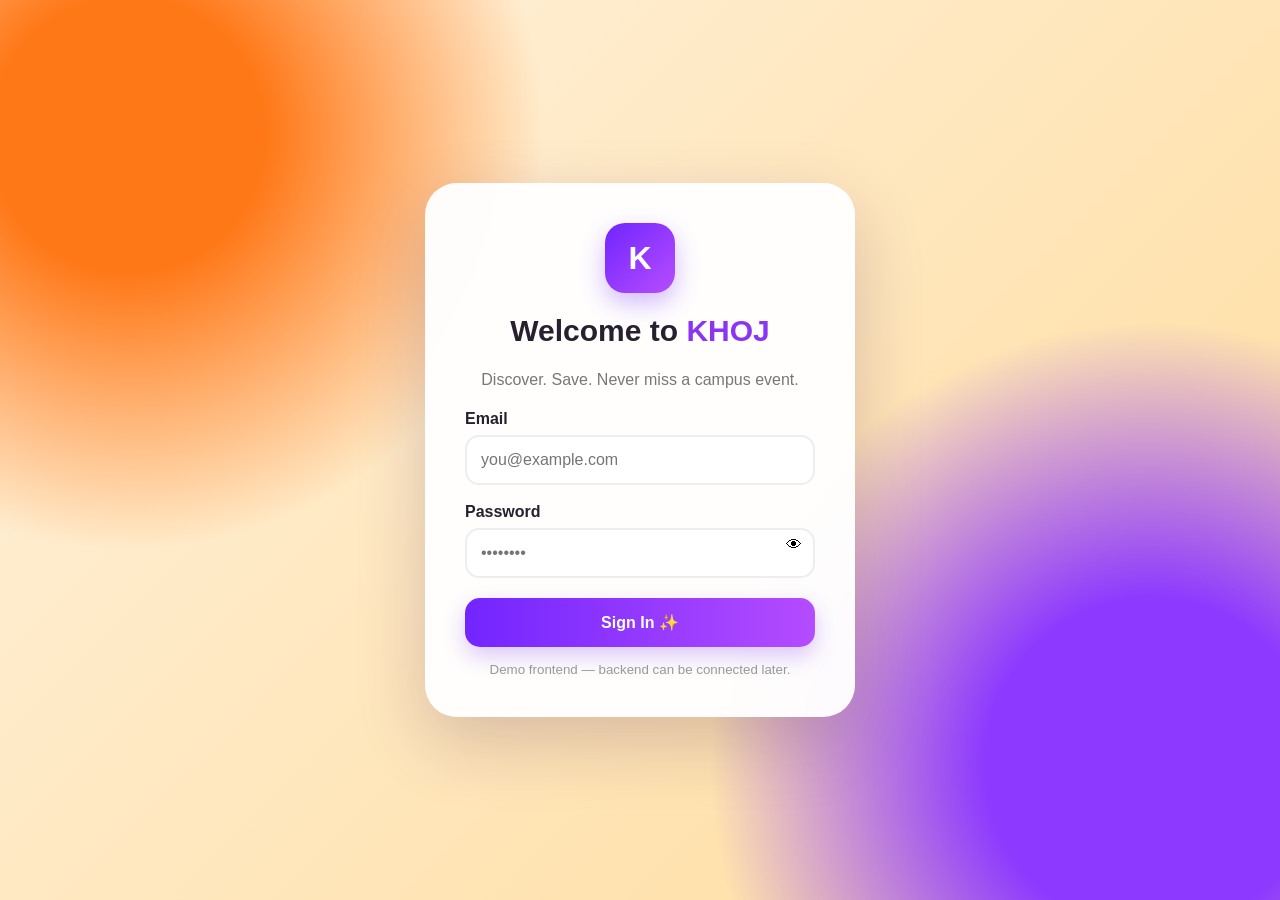
<file: frontend copy/index.html>
<!DOCTYPE html>
<html lang="en">
<head>
  <meta charset="UTF-8">
  <meta name="viewport" content="width=device-width, initial-scale=1.0">
  <title>KHOJ — Campus Events</title>
  <link rel="stylesheet" href="style.css">
</head>

<body>

<!-- LOGIN -->
<div id="loginPage" class="login-page">
  <div class="login-card">
    <div class="login-logo">K</div>
    <h1>Welcome to <span>KHOJ</span></h1>
    <p>Discover. Save. Never miss a campus event.</p>

    <form id="loginForm">
      <label>Email</label>
      <input id="email" type="email" placeholder="you@example.com" required>

      <label>Password</label>
      <div class="password-wrap">
        <input id="password" type="password" placeholder="••••••••" required>
        <button type="button" id="togglePassword">👁</button>
      </div>

      <button class="gradient-btn" type="submit">Sign In ✨</button>
    </form>

    <small>Demo frontend — backend can be connected later.</small>
  </div>
</div>


<!-- APP -->
<div id="app" class="hidden">

  <!-- NAVBAR -->
  <header class="navbar">

    <div class="brand">
      <div class="brand-logo">K</div>
      <span>KHOJ</span>
    </div>

    <nav>
      <button class="nav-btn active" data-page="home">🏠 Home</button>
      <button class="nav-btn" data-page="university">🎓 University</button>
      <button class="nav-btn" data-page="external">🌎 External</button>
      <button class="nav-btn" data-page="saved">💜 Saved</button>
      <button class="nav-btn" data-page="submit">➕ Submit</button>
      <button class="nav-btn" data-page="admin">⚙️ Admin</button>
    </nav>

    <div class="nav-right">
      <button id="soundBtn" class="round-btn">🔊</button>

      <button id="profileBtn" class="avatar">PS</button>

      <div id="profileMenu" class="profile-menu">
        <b>My Account</b>
        <button id="logoutBtn">🚪 Sign Out</button>
      </div>
    </div>

  </header>


  <!-- HOME -->
  <section id="home" class="page active-page">

    <div class="hero">

      <div class="orange-ball ball-one"></div>
      <div class="orange-ball ball-two"></div>

      <div class="hero-badge">✨ AI-Powered Campus Events</div>

      <h1>Your Campus, <span>Amplified.</span></h1>

      <p>
        Never miss a hackathon, fest, workshop or deadline again.
        Discover, save and register — all in one place.
      </p>

      <div class="search-box">
        🔎
        <input id="searchInput"
          type="text"
          placeholder="Search events, clubs, categories...">
      </div>

      <div class="event-switch">
        <button class="switch-btn active">🎓 University Events</button>
        <button class="switch-btn">🌎 External Events</button>
      </div>

      <div class="categories">
        <button class="category active" data-category="All">🌈 All</button>
        <button class="category" data-category="Hackathon">⚡ Hackathon</button>
        <button class="category" data-category="Workshop">🛠 Workshop</button>
        <button class="category" data-category="Competition">🏆 Competition</button>
        <button class="category" data-category="Fest">🎉 Fest</button>
        <button class="category" data-category="Research">🔬 Research</button>
        <button class="category" data-category="Internship">💼 Internship</button>
        <button class="category" data-category="Seminar">🎤 Seminar</button>
      </div>

    </div>


    <div class="content">

      <div class="section-heading">
        <h2>⭐ Featured Events</h2>
        <button class="view-all">View all →</button>
      </div>

      <div id="eventsGrid" class="events-grid"></div>

    </div>

  </section>


  <!-- UNIVERSITY -->
  <section id="university" class="page">

    <div class="page-container">
      <div class="page-icon">🎓</div>
      <h1>University Events</h1>
      <p>Discover events happening across your university.</p>

      <div id="universityGrid" class="events-grid"></div>
    </div>

  </section>


  <!-- EXTERNAL -->
  <section id="external" class="page">

    <div class="page-container">
      <div class="page-icon">🌎</div>
      <h1>External Events</h1>
      <p>Explore opportunities beyond your campus.</p>

      <div id="externalGrid" class="events-grid"></div>
    </div>

  </section>


  <!-- SAVED -->
  <section id="saved" class="page">

    <div class="page-container">
      <div class="page-icon">💜</div>
      <h1>Saved Events</h1>
      <p>Your favourite events will appear here.</p>

      <div id="savedGrid" class="events-grid"></div>
    </div>

  </section>


  <!-- SUBMIT -->
  <section id="submit" class="page">

    <div class="form-container">

      <div class="page-icon">➕</div>

      <h1>Submit an Event</h1>
      <p>Share a useful opportunity with students.</p>

      <input id="eventTitle" placeholder="Event name">
      <input id="eventOrganizer" placeholder="Organizer">
      <input id="eventDate" type="date">
      <input id="eventLocation" placeholder="Location">

      <select id="eventCategory">
        <option>Hackathon</option>
        <option>Workshop</option>
        <option>Competition</option>
        <option>Fest</option>
        <option>Research</option>
        <option>Internship</option>
        <option>Seminar</option>
      </select>

      <textarea id="eventDescription" placeholder="Describe your event..."></textarea>

      <button id="submitEvent" class="gradient-btn">
        Submit Event 🚀
      </button>

    </div>

  </section>


  
<!-- ADMIN -->
<section id="admin" class="page">

  <div class="page-container">

    <div class="page-icon">⚙️</div>

    <h1>Admin Dashboard</h1>
    <p>Manage submitted campus events.</p>

    <div id="adminEvents">
      <p>Loading pending events...</p>
    </div>

  </div>

</section>

</div>


<div id="toast"></div>

<script src="script.js"></script>

</body>
</html>
</file>
<file: frontend copy/style.css>
* {
  box-sizing: border-box;
}

body {
  margin: 0;
  font-family: Arial, Helvetica, sans-serif;
  color: #27202e;
  background: #fff9f0;
}

button,
input,
textarea,
select {
  font: inherit;
}

button {
  cursor: pointer;
}

.hidden {
  display: none !important;
}


/* LOGIN */

.login-page {
  min-height: 100vh;
  display: flex;
  align-items: center;
  justify-content: center;
  padding: 25px;

  background:
    radial-gradient(circle at 10% 15%, #ff7818 0 10%, transparent 30%),
    radial-gradient(circle at 90% 85%, #8d39ff 0 12%, transparent 32%),
    linear-gradient(135deg, #fff2df, #ffdc9b);
}

.login-card {
  width: min(430px, 100%);
  background: rgba(255,255,255,.96);
  padding: 40px;
  border-radius: 32px;
  text-align: center;

  box-shadow: 0 25px 70px rgba(60,20,80,.20);

  animation: pop .5s ease;
}

.login-logo {
  width: 70px;
  height: 70px;
  margin: auto;

  display: grid;
  place-items: center;

  color: white;
  font-size: 32px;
  font-weight: 900;

  border-radius: 20px;

  background: linear-gradient(135deg,#7025ff,#b74dff);

  box-shadow: 0 10px 25px rgba(110,30,255,.3);
}

.login-card h1 {
  font-size: 30px;
}

.login-card h1 span {
  color: #8b35f2;
}

.login-card p {
  color: #777;
  line-height: 1.5;
}

.login-card label {
  display: block;
  text-align: left;
  font-weight: bold;
  margin: 18px 0 7px;
}

.login-card input {
  width: 100%;
  padding: 14px;

  border: 2px solid #eee;
  border-radius: 14px;
  outline: none;
}

.login-card input:focus {
  border-color: #9237f5;
  box-shadow: 0 0 0 4px rgba(146,55,245,.1);
}

.password-wrap {
  position: relative;
}

.password-wrap input {
  padding-right: 50px;
}

.password-wrap button {
  position: absolute;
  right: 7px;
  top: 7px;

  border: 0;
  background: transparent;
}

.gradient-btn {
  width: 100%;
  border: 0;

  margin-top: 20px;
  padding: 15px;

  color: white;
  font-weight: 900;

  border-radius: 15px;

  background: linear-gradient(90deg,#7225ff,#b44cff);

  box-shadow: 0 9px 22px rgba(110,35,240,.25);

  transition: .2s;
}

.gradient-btn:hover {
  transform: translateY(-2px) scale(1.01);
}

.login-card small {
  display: block;
  color: #999;
  margin-top: 15px;
}


/* NAVBAR */

.navbar {
  position: sticky;
  top: 0;
  z-index: 100;

  min-height: 70px;

  display: flex;
  align-items: center;

  gap: 18px;

  padding: 10px 4%;

  background: rgba(255,255,255,.95);

  backdrop-filter: blur(15px);

  border-bottom: 1px solid #eee;
}

.brand {
  display: flex;
  align-items: center;

  gap: 9px;

  color: #7035a7;
  font-size: 21px;
  font-weight: 900;
}

.brand-logo {
  width: 38px;
  height: 38px;

  display: grid;
  place-items: center;

  color: white;

  border-radius: 11px;

  background: linear-gradient(135deg,#7425ff,#b44cff);
}

.navbar nav {
  display: flex;
  flex: 1;
  gap: 4px;

  overflow-x: auto;
}

.nav-btn {
  border: 0;
  background: transparent;

  padding: 10px 13px;

  border-radius: 13px;

  color: #706775;

  font-weight: bold;

  white-space: nowrap;
}

.nav-btn:hover,
.nav-btn.active {
  color: #7426df;
  background: #f0e3ff;
}

.nav-right {
  position: relative;
  display: flex;
  gap: 8px;
}

.round-btn,
.avatar {
  width: 40px;
  height: 40px;

  border: 0;
  border-radius: 50%;
}

.round-btn {
  background: #f2eaff;
}

.avatar {
  color: white;
  background: #7437e5;
  font-weight: bold;
}

.profile-menu {
  position: absolute;

  right: 0;
  top: 48px;

  width: 180px;

  padding: 14px;

  border-radius: 17px;

  background: white;

  box-shadow: 0 15px 40px rgba(0,0,0,.15);

  display: none;
}

.profile-menu.show {
  display: block;
  animation: pop .2s;
}

.profile-menu button {
  width: 100%;

  margin-top: 10px;

  border: 0;
  border-radius: 10px;

  padding: 10px;

  color: #d33;
  background: #fff0f0;
}


/* HERO */

.hero {
  position: relative;
  overflow: hidden;

  text-align: center;

  padding: 50px 5% 40px;

  background:
    linear-gradient(145deg,#ff7418,#ffad5f 58%,#ffe77b);
}

.orange-ball {
  position: absolute;
  border-radius: 50%;
  background: rgba(235,75,10,.25);
}

.ball-one {
  width: 230px;
  height: 230px;
  right: -50px;
  top: -90px;
}

.ball-two {
  width: 160px;
  height: 160px;
  left: -60px;
  bottom: -70px;
}

.hero-badge {
  position: relative;

  display: inline-block;

  padding: 10px 18px;

  border-radius: 30px;

  color: #8531d9;
  background: white;

  font-weight: bold;

  box-shadow: 0 6px 18px rgba(0,0,0,.08);
}

.hero h1 {
  position: relative;

  font-size: clamp(40px,7vw,65px);

  margin: 22px 0 8px;
}

.hero h1 span {
  color: #8b32ef;
}

.hero p {
  position: relative;

  max-width: 700px;

  margin: auto;

  line-height: 1.6;

  color: #695c58;
}

.search-box {
  position: relative;

  max-width: 700px;

  display: flex;
  align-items: center;

  gap: 8px;

  margin: 25px auto 15px;

  padding: 6px 15px;

  border-radius: 17px;

  background: white;

  box-shadow: 0 8px 25px rgba(0,0,0,.12);
}

.search-box input {
  width: 100%;

  border: 0;
  outline: 0;

  padding: 13px;

  background: transparent;
}

.event-switch {
  display: inline-flex;

  padding: 5px;

  border-radius: 16px;

  background: rgba(255,255,255,.7);
}

.switch-btn {
  border: 0;

  padding: 11px 17px;

  border-radius: 11px;

  background: transparent;

  font-weight: bold;
}

.switch-btn.active {
  color: #7425dc;
  background: white;
}

.categories {
  display: flex;
  justify-content: center;
  flex-wrap: wrap;

  gap: 8px;

  margin-top: 25px;
}

.category {
  border: 0;

  padding: 10px 16px;

  border-radius: 25px;

  background: white;

  font-weight: bold;

  box-shadow: 0 4px 12px rgba(0,0,0,.07);

  transition: .2s;
}

.category:hover {
  transform: translateY(-3px);
}

.category.active {
  color: white;

  background: linear-gradient(90deg,#7525ff,#b24aff);
}


/* CONTENT */

.content {
  max-width: 1250px;

  margin: auto;

  padding: 35px 5%;
}

.section-heading {
  display: flex;
  align-items: center;
  justify-content: space-between;

  margin-bottom: 20px;
}

.section-heading h2 {
  margin: 0;
  font-size: 27px;
}

.view-all {
  border: 0;
  background: transparent;

  color: #7928dd;

  font-weight: bold;
}


/* EVENT CARDS */

.events-grid {
  display: grid;

  grid-template-columns: repeat(2,minmax(0,1fr));

  gap: 20px;
}

.event-card {
  background: white;

  padding: 18px;

  border-radius: 22px;

  border-top: 6px solid #8438ee;

  box-shadow: 0 8px 25px rgba(60,35,80,.10);

  transition: .25s;

  animation: pop .35s ease;
}

.event-card:nth-child(2) {
  border-color: #45d4ac;
}

.event-card:nth-child(3) {
  border-color: #ffb348;
}

.event-card:nth-child(4) {
  border-color: #63a4ff;
}

.event-card:hover {
  transform: translateY(-6px);

  box-shadow: 0 17px 35px rgba(60,35,80,.15);
}

.event-top {
  display: flex;
  justify-content: space-between;
}

.event-category {
  padding: 7px 12px;

  border-radius: 20px;

  color: white;

  background: #8438ee;

  font-size: 12px;
  font-weight: bold;
}

.save-btn {
  width: 37px;
  height: 37px;

  border: 0;

  border-radius: 50%;

  background: #fff0f6;

  font-size: 20px;
}

.save-btn.saved {
  background: #eadcff;
}

.event-card h3 {
  margin: 14px 0 10px;
}

.event-info {
  color: #777;

  font-size: 14px;

  line-height: 1.9;
}

.tags {
  display: flex;
  flex-wrap: wrap;

  gap: 6px;

  margin: 12px 0;
}

.tag {
  padding: 5px 9px;

  border-radius: 12px;

  background: #f5f1f7;

  font-size: 11px;
}

.prize {
  padding: 10px;

  margin-bottom: 10px;

  border-radius: 12px;

  background: #fff8e5;

  font-weight: bold;
}

.details-btn {
  width: 100%;

  border: 0;

  padding: 13px;

  border-radius: 14px;

  color: white;

  background: linear-gradient(90deg,#7526ff,#b34cff);

  font-weight: bold;
}


/* PAGES */

.page {
  display: none;

  min-height: 80vh;

  padding: 45px 5%;
}

.active-page {
  display: block;
}

.page-container,
.form-container {
  max-width: 900px;

  margin: auto;

  padding: 30px;

  border-radius: 25px;

  background: white;

  box-shadow: 0 10px 30px rgba(0,0,0,.08);
}

.page-container .events-grid {
  margin-top: 25px;
}

.page-icon {
  font-size: 50px;
}

.form-container input,
.form-container textarea,
.form-container select {
  width: 100%;

  margin: 7px 0;

  padding: 14px;

  border: 2px solid #eee;

  border-radius: 14px;

  outline: none;
}

.form-container textarea {
  min-height: 130px;
  resize: vertical;
}

.admin-box {
  display: flex;

  gap: 15px;

  padding: 18px;

  margin-top: 12px;

  border-radius: 17px;

  background: #faf6ff;
}


/* EMPTY */

.empty {
  grid-column: 1/-1;

  padding: 60px 20px;

  border-radius: 25px;

  text-align: center;

  background: white;
}

.empty-icon {
  font-size: 55px;
}


/* TOAST */

#toast {
  position: fixed;

  z-index: 9999;

  left: 50%;
  bottom: 25px;

  transform: translate(-50%,30px);

  padding: 13px 20px;

  border-radius: 30px;

  color: white;

  background: #29212f;

  opacity: 0;

  pointer-events: none;

  transition: .3s;
}

#toast.show {
  opacity: 1;

  transform: translate(-50%,0);
}


/* BUBBLES */

.bubble {
  position: fixed;

  z-index: 99999;

  width: 10px;
  height: 10px;

  border-radius: 50%;

  background: #a949ff;

  pointer-events: none;

  animation: bubble .7s ease-out forwards;
}

@keyframes bubble {

  to {
    opacity: 0;

    transform:
      translate(var(--x),var(--y))
      scale(2);
  }

}

@keyframes pop {

  from {
    opacity: 0;
    transform: scale(.94);
  }

  to {
    opacity: 1;
    transform: scale(1);
  }

}


/* MOBILE */

@media(max-width:800px) {

  .navbar {
    flex-wrap: wrap;

    padding: 9px 12px;
  }

  .brand {
    width: 100%;
  }

  .navbar nav {
    width: 100%;

    order: 3;
  }

  .nav-right {
    position: absolute;

    right: 10px;
    top: 10px;
  }

  .hero {
    padding: 35px 14px;
  }

  .hero h1 {
    font-size: 40px;
  }

  .categories {
    justify-content: flex-start;

    flex-wrap: nowrap;

    overflow-x: auto;

    padding-bottom: 8px;
  }

  .category {
    white-space: nowrap;
  }

  .events-grid {
    grid-template-columns: 1fr;
  }

  .content {
    padding: 28px 13px;
  }

  .page {
    padding: 25px 13px;
  }

  .page-container,
  .form-container {
    padding: 22px;
  }

}
</file>
